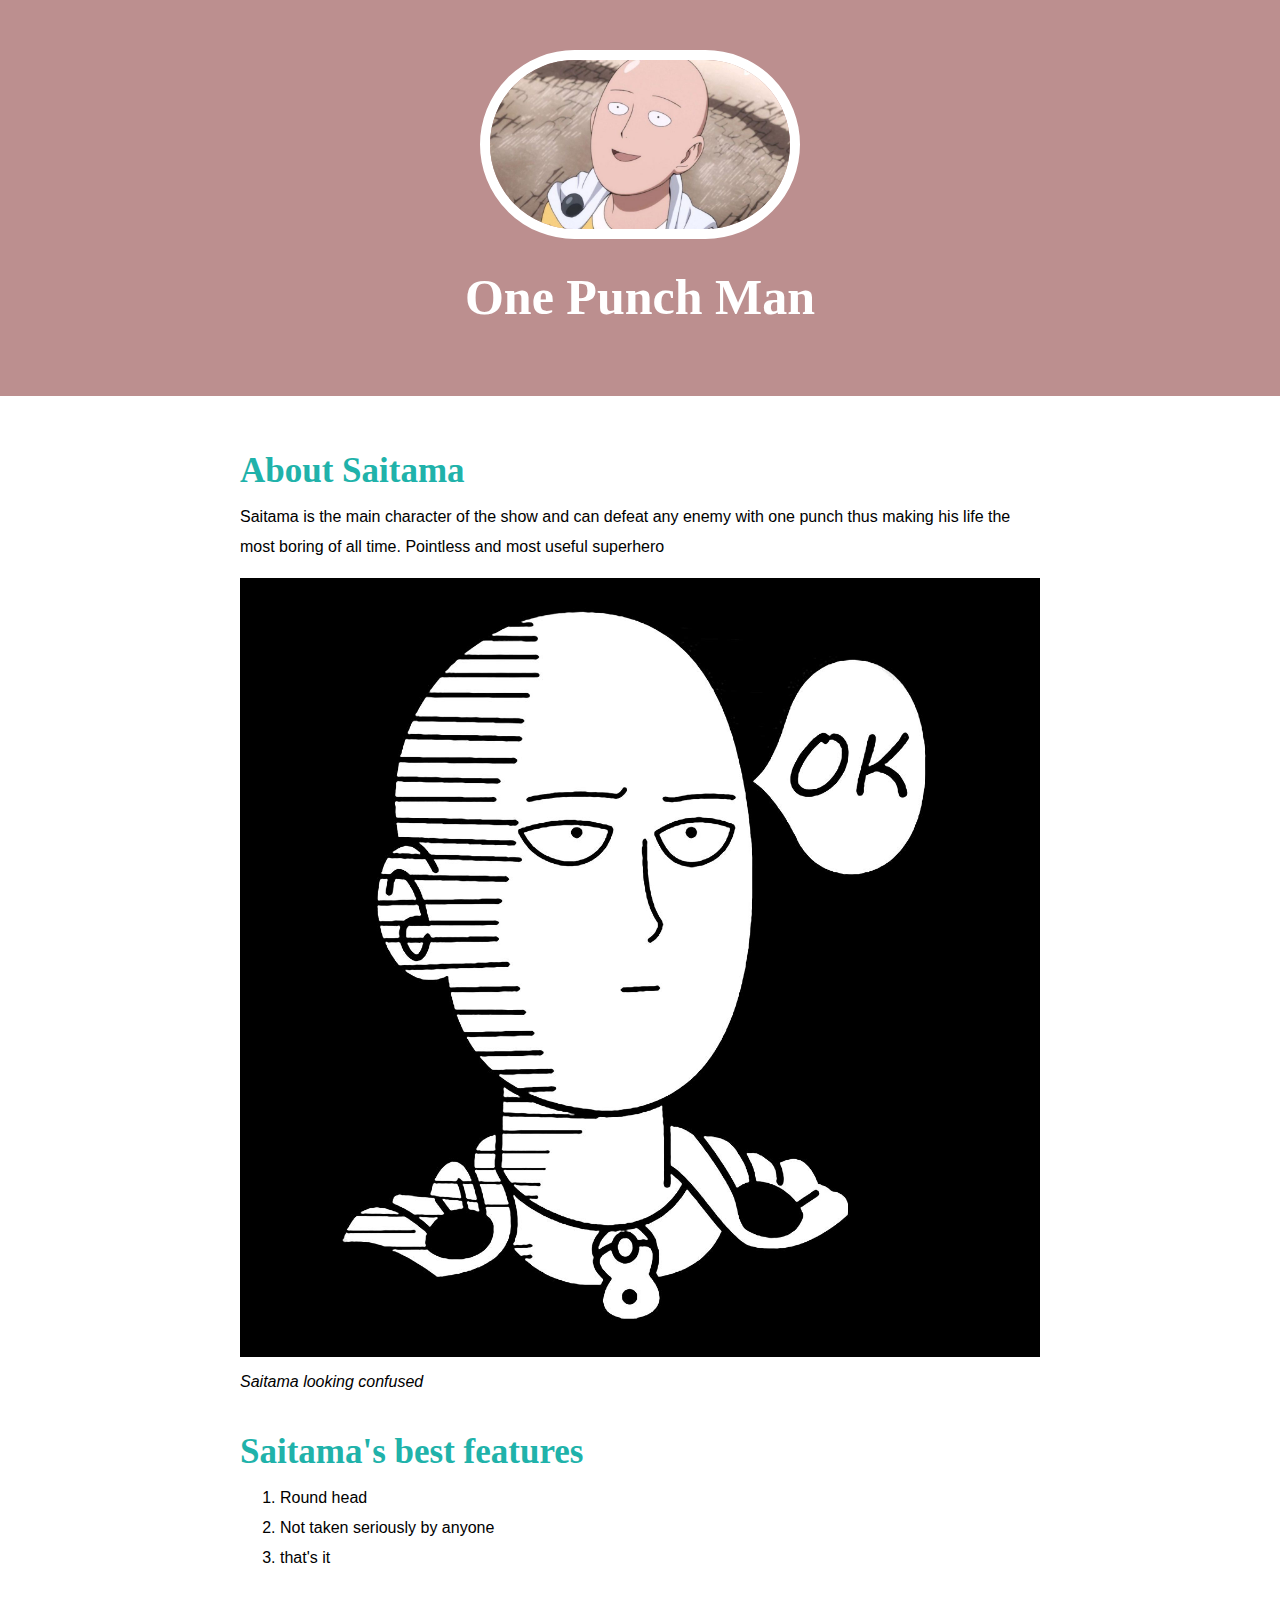
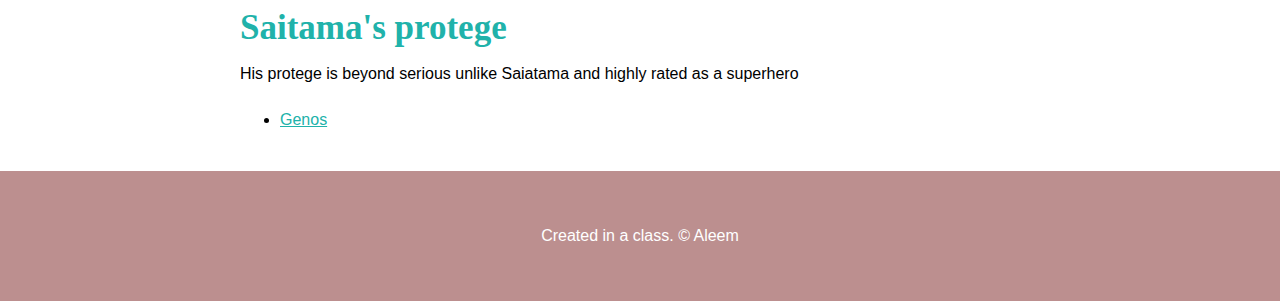
<file: index.html>
<!DOCTYPE html>
<html>
    <head>
        <title>One Punch Man</title>
        <link rel="icon" href="image/onepunch.jpg">
        <link rel="stylesheet" href="css/hero.css">
    </head>
    <body>
        <header>
            <img src="image/onepunch.jpg">
            <h1>One Punch Man</h1>
        </header>
        <!-- main element  -->
        <main>
            <h2>About Saitama</h2>
            <p>Saitama is the main character of the show and can defeat any enemy with 
                one punch thus making his life the most boring of all time. Pointless and most useful superhero</p>
            <img src="image/2ndonepunch.jpg" alt="">
            <p class = "caption">Saitama looking confused</p>

            <!-- Characteristics -->
            <h2>Saitama's best features</h2>
            <ol>
                <li>Round head</li>
                <li>Not taken seriously by anyone</li>
                <li>that's it</li>
            </ol>
            <!-- Other characters -->
            <h2>Saitama's protege</h2>
            <p>His protege is beyond serious unlike Saiatama and highly rated as a superhero</p>
            <ul>
                <li><a target="_blank" href="https://en.wikipedia.org/wiki/List_of_One-Punch_Man_characters#Genos">Genos</a></li>
            </ul>
        </main>
        <!-- footer -->
        <footer>
            <p>Created in a class. &copy; Aleem</p>
        </footer>
    </body>
</html>
</file>
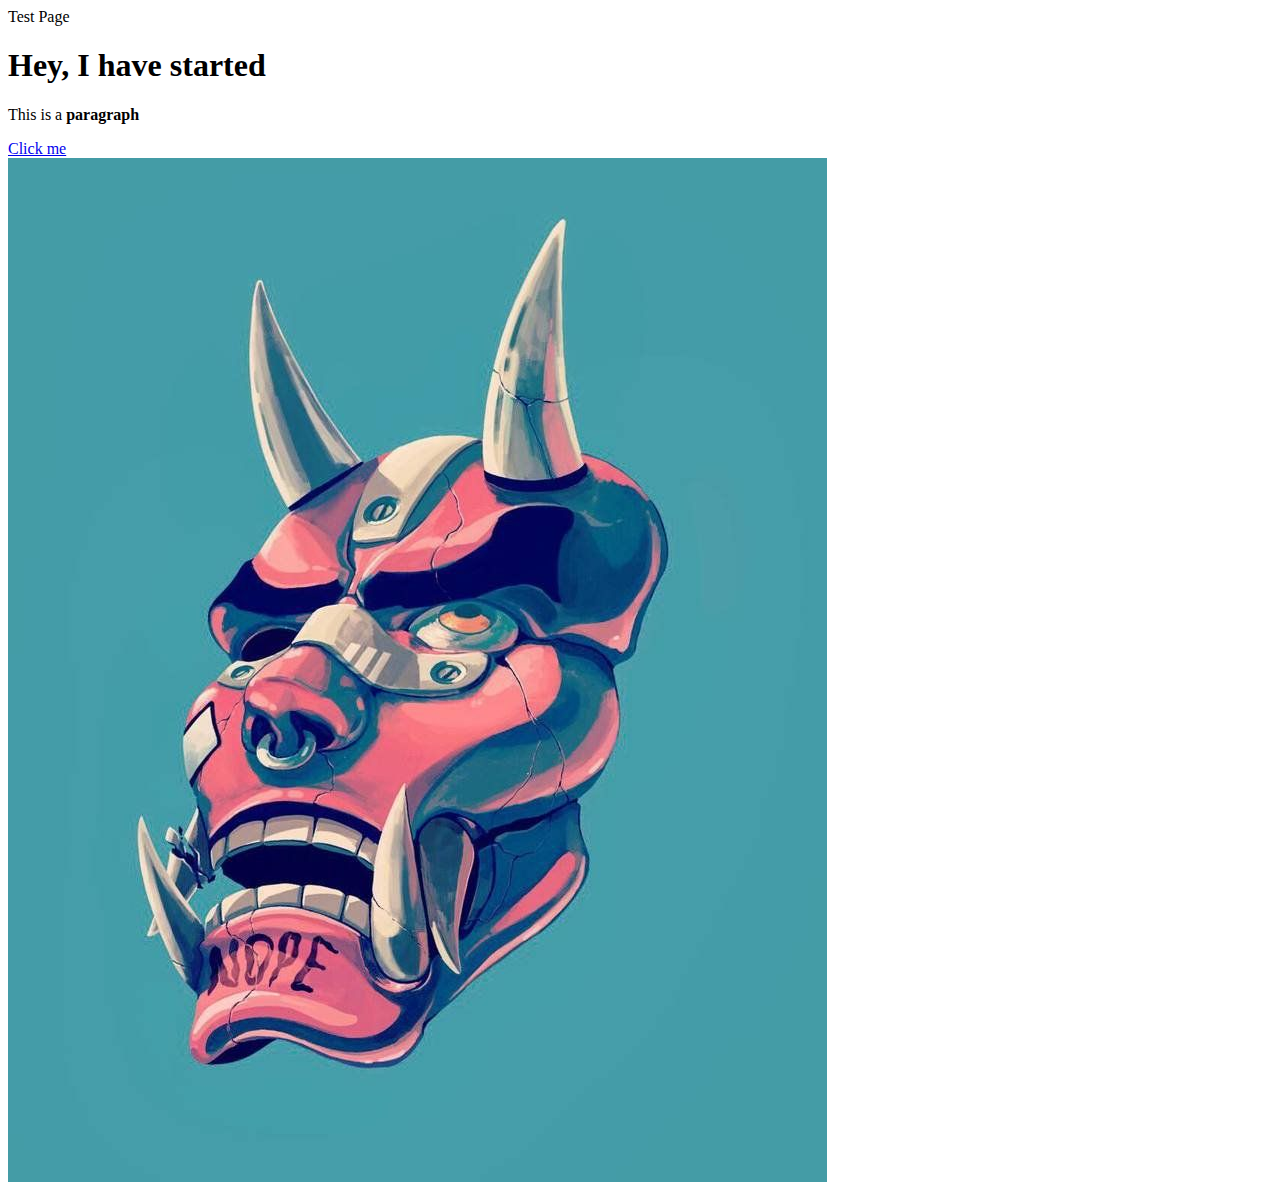
<file: test.html>
<!DOCTYPE html>
<html>
    <head>Test Page</head>
    <body>
        <h1> Hey, I have started</h1>
        <p>This is a <b>paragraph</b> </p>
        <a href="https://www.google.com/webhp?hl=en&sa=X&ved=0ahUKEwjOh6fR1-zmAhVYh1wKHfgtBo4QPAgH" target="_blank" title="Google bitch"> Click me</a><br>
        <img src="image/jordi.jpg">
</body>
</html>
</file>
<file: css/hero.css>
body{
    margin: 0;
    font-family: Helvetica, Arial, sans-serif;#
    font-size: 20px;
    line-height:30px;
}

header{
    background-color: rosybrown;
    text-align: center;
    padding-top: 50px;
    padding-bottom: 50px;
}

h1, h2{
    font-family: cursive;

}

header h1{
    color: white;
    font-size: 50px;
}

header img{
    border-radius: 170px;
    width: 300px;
    border:  10px solid #ffffff;
}

main{
    max-width: 800px;
    margin: 0 auto;
    padding: 20px;
}

main img{
    max-width: 100%;
}

h2{
    font-size: 35px;
    color: lightseagreen;
    margin: 40px 0px 10px;
}

a{
    color: lightseagreen;
}

a:hover{
    color: white;
    background-color: orchid;
}

footer{
    background-color: rosybrown;
    text-align: center;
    color: white;
    padding: 50px;
}

footer p{
    margin: 0;
}
footer a:hover{
    opacity: 0.5;
    background-color: transparent;
}

p.caption{
    color #999999;
    font-style: italic;
    margin-top: 0;
}
</file>
